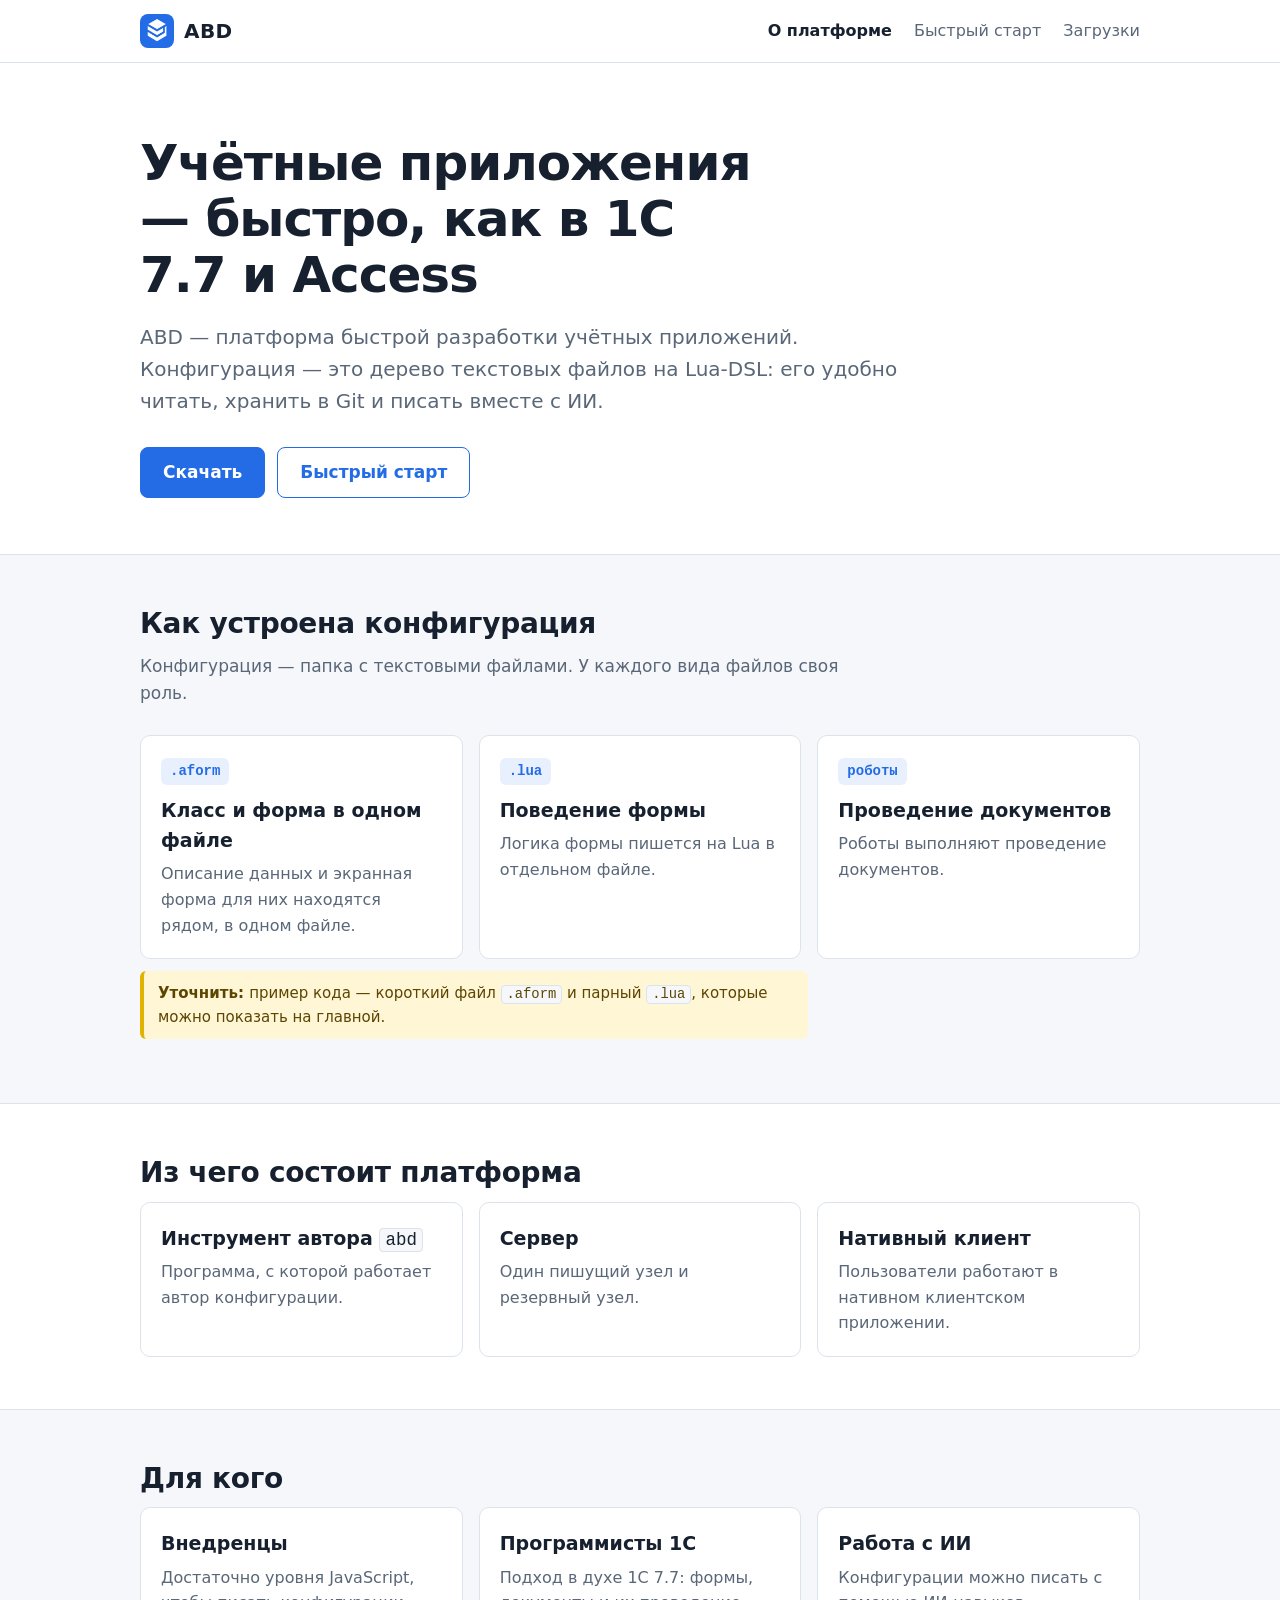
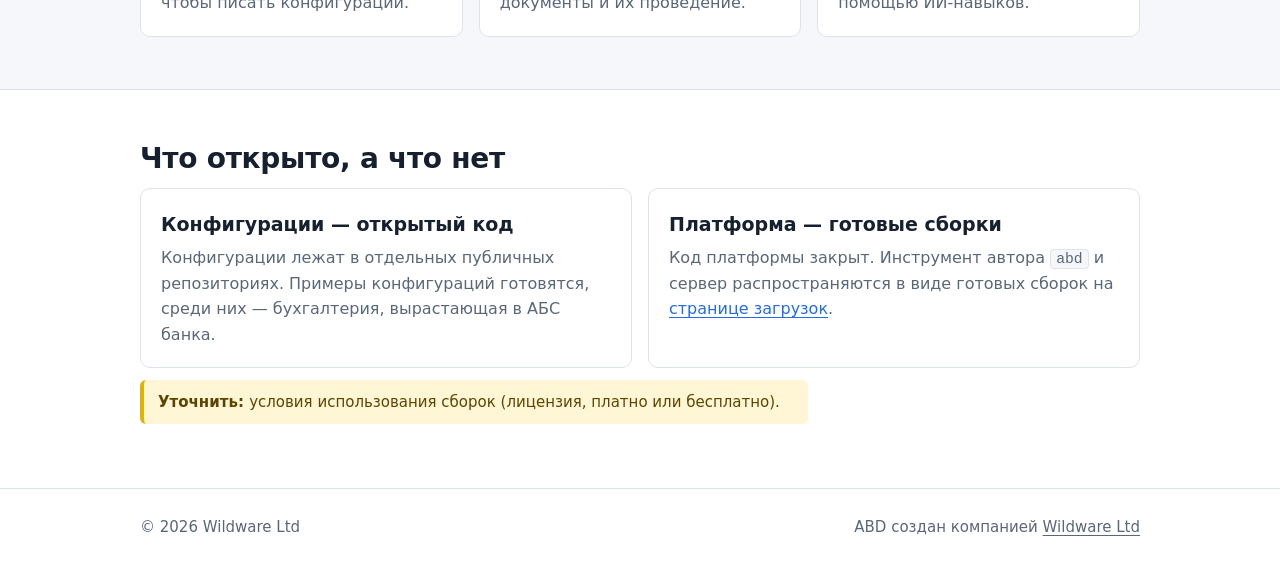
<file: index.html>
<!doctype html>
<html lang="ru">
<head>
  <meta charset="utf-8">
  <title>ABD</title>
  <meta http-equiv="refresh" content="0; url=ru/">
  <link rel="canonical" href="ru/">
</head>
<body>
  <p><a href="ru/">ABD — перейти на сайт</a></p>
</body>
</html>
</file>
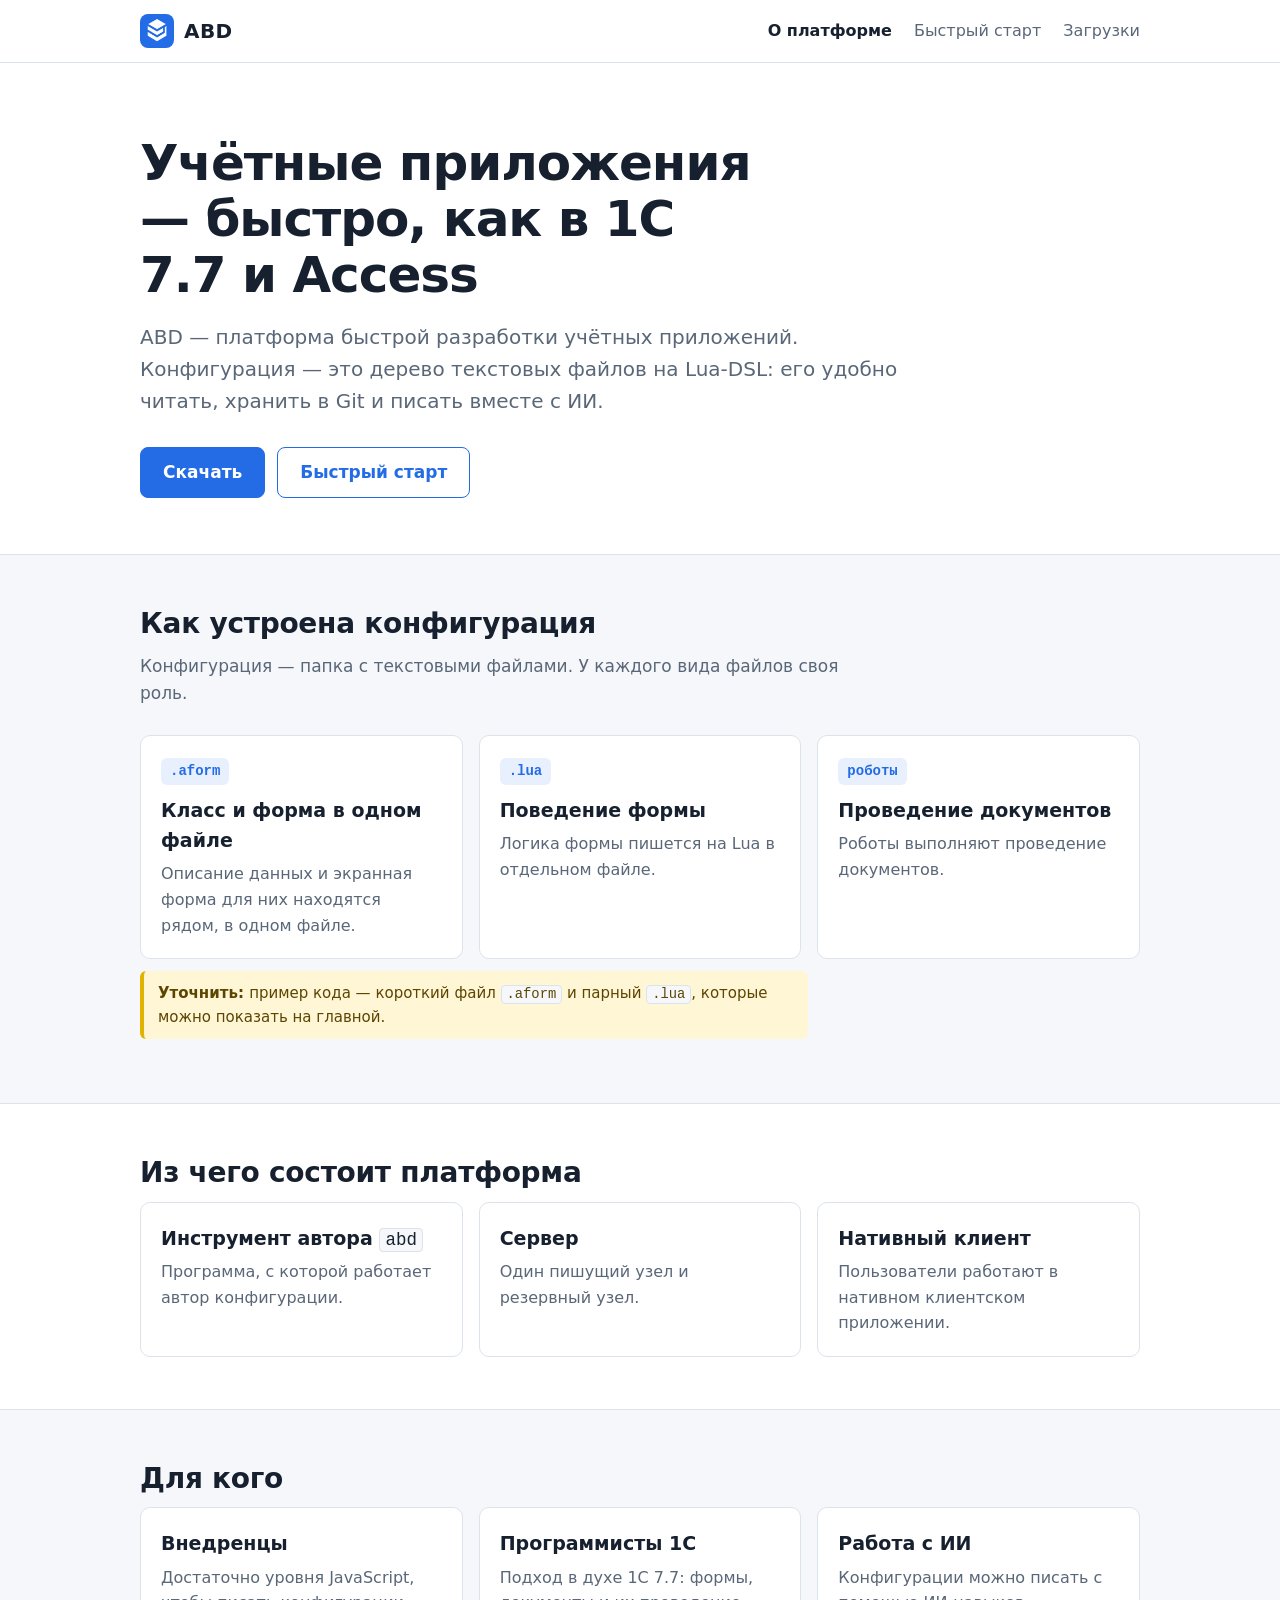
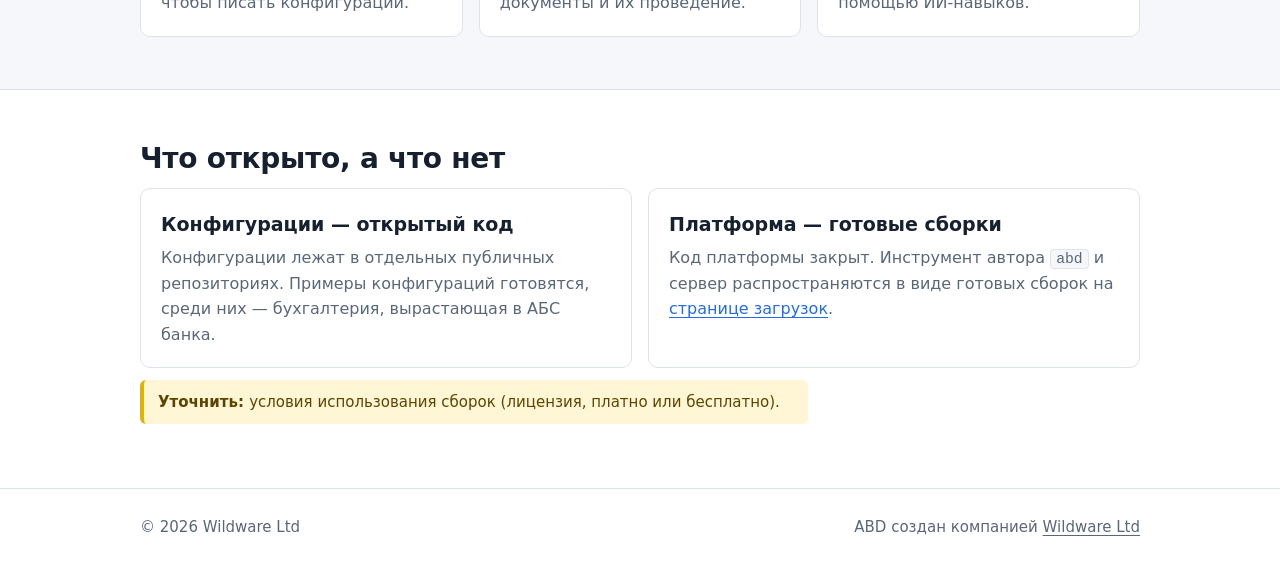
<file: ru/index.html>
<!doctype html>
<html lang="ru">
<head>
  <meta charset="utf-8">
  <meta name="viewport" content="width=device-width, initial-scale=1">
  <title>ABD — платформа быстрой разработки учётных приложений</title>
  <meta name="description" content="ABD — платформа быстрой разработки учётных приложений. Конфигурация — дерево файлов Lua-DSL, нативный клиент, сервер с резервным узлом.">
  <link rel="icon" type="image/png" href="../assets/favicon-32.png">
  <link rel="apple-touch-icon" href="../assets/apple-touch-icon.png">
  <link rel="stylesheet" href="../assets/site.css">
</head>
<body>
<header class="site-header">
  <div class="wrap">
    <a class="brand" href="./"><img src="../assets/logo-128.png" alt="" width="34" height="34">ABD</a>
    <nav class="nav" aria-label="Разделы сайта">
      <a href="./" aria-current="page">О платформе</a>
      <a href="quickstart/">Быстрый старт</a>
      <a href="download/">Загрузки</a>
    </nav>
  </div>
</header>

<main>
  <div class="hero">
    <div class="wrap">
      <h1>Учётные приложения — быстро, как в 1С 7.7 и Access</h1>
      <p class="lead">ABD — платформа быстрой разработки учётных приложений. Конфигурация — это дерево текстовых файлов на Lua-DSL: его удобно читать, хранить в Git и писать вместе с ИИ.</p>
      <div class="actions">
        <a class="button" href="download/">Скачать</a>
        <a class="button secondary" href="quickstart/">Быстрый старт</a>
      </div>
    </div>
  </div>

  <section class="alt">
    <div class="wrap">
      <h2>Как устроена конфигурация</h2>
      <p class="section-lead">Конфигурация — папка с текстовыми файлами. У каждого вида файлов своя роль.</p>
      <div class="grid">
        <div class="card">
          <span class="tag">.aform</span>
          <h3>Класс и форма в одном файле</h3>
          <p>Описание данных и экранная форма для них находятся рядом, в одном файле.</p>
        </div>
        <div class="card">
          <span class="tag">.lua</span>
          <h3>Поведение формы</h3>
          <p>Логика формы пишется на Lua в отдельном файле.</p>
        </div>
        <div class="card">
          <span class="tag">роботы</span>
          <h3>Проведение документов</h3>
          <p>Роботы выполняют проведение документов.</p>
        </div>
      </div>
      <p class="todo">пример кода — короткий файл <code>.aform</code> и парный <code>.lua</code>, которые можно показать на главной.</p>
    </div>
  </section>

  <section>
    <div class="wrap">
      <h2>Из чего состоит платформа</h2>
      <div class="grid">
        <div class="card">
          <h3>Инструмент автора <code>abd</code></h3>
          <p>Программа, с которой работает автор конфигурации.</p>
        </div>
        <div class="card">
          <h3>Сервер</h3>
          <p>Один пишущий узел и резервный узел.</p>
        </div>
        <div class="card">
          <h3>Нативный клиент</h3>
          <p>Пользователи работают в нативном клиентском приложении.</p>
        </div>
      </div>
    </div>
  </section>

  <section class="alt">
    <div class="wrap">
      <h2>Для кого</h2>
      <div class="grid">
        <div class="card">
          <h3>Внедренцы</h3>
          <p>Достаточно уровня JavaScript, чтобы писать конфигурации.</p>
        </div>
        <div class="card">
          <h3>Программисты 1С</h3>
          <p>Подход в духе 1С 7.7: формы, документы и их проведение.</p>
        </div>
        <div class="card">
          <h3>Работа с ИИ</h3>
          <p>Конфигурации можно писать с помощью ИИ-навыков.</p>
        </div>
      </div>
    </div>
  </section>

  <section>
    <div class="wrap">
      <h2>Что открыто, а что нет</h2>
      <div class="grid">
        <div class="card">
          <h3>Конфигурации — открытый код</h3>
          <p>Конфигурации лежат в отдельных публичных репозиториях. Примеры конфигураций готовятся, среди них — бухгалтерия, вырастающая в АБС банка.</p>
        </div>
        <div class="card">
          <h3>Платформа — готовые сборки</h3>
          <p>Код платформы закрыт. Инструмент автора <code>abd</code> и сервер распространяются в виде готовых сборок на <a href="download/">странице загрузок</a>.</p>
        </div>
      </div>
      <p class="todo">условия использования сборок (лицензия, платно или бесплатно).</p>
    </div>
  </section>
</main>

<footer class="site-footer">
  <div class="wrap">
    <span>© 2026 Wildware Ltd</span>
    <span>ABD создан компанией <a href="https://wildware.org">Wildware Ltd</a></span>
  </div>
</footer>
</body>
</html>
</file>
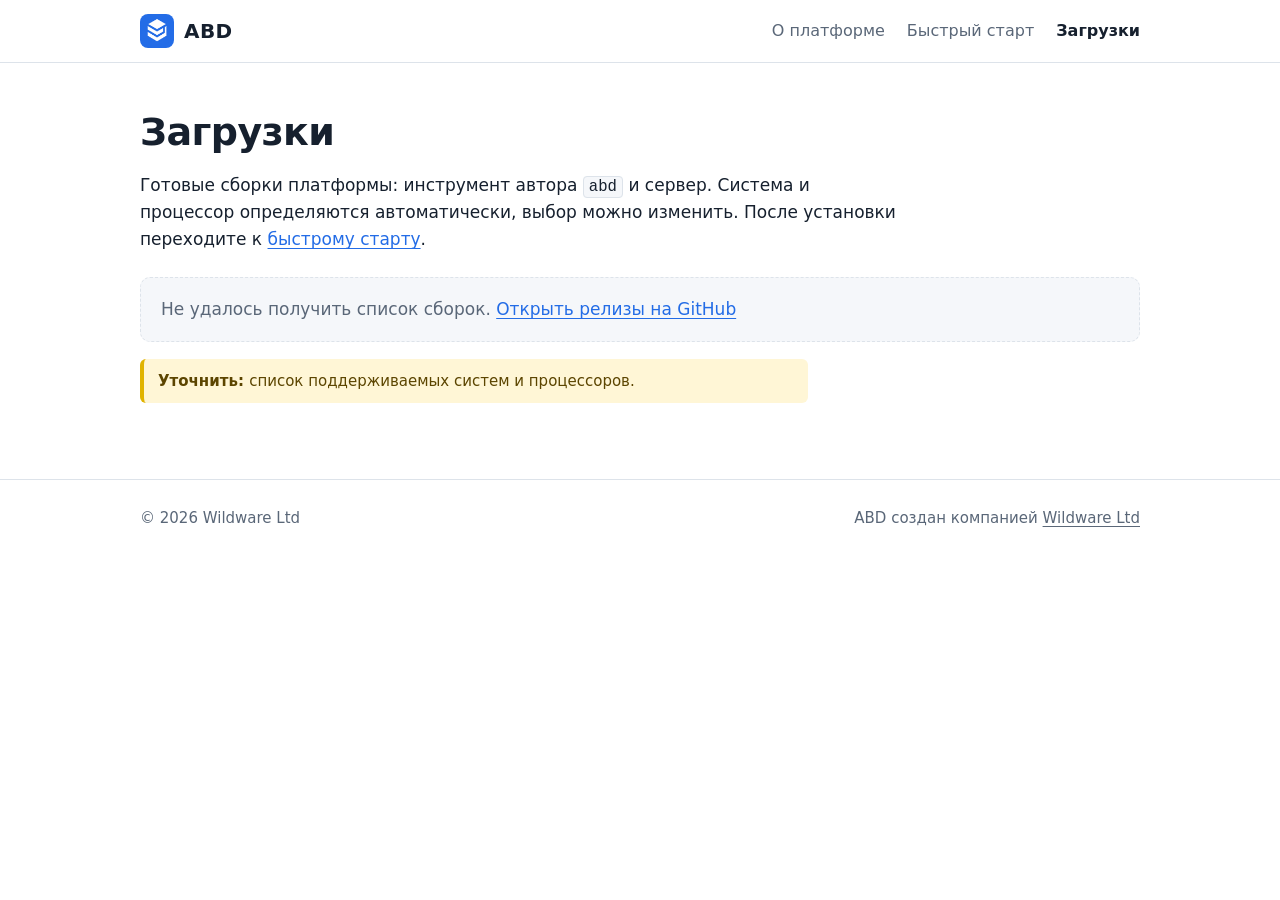
<file: ru/download/index.html>
<!doctype html>
<html lang="ru">
<head>
  <meta charset="utf-8">
  <meta name="viewport" content="width=device-width, initial-scale=1">
  <title>Загрузки — ABD</title>
  <meta name="description" content="Готовые сборки ABD: инструмент автора abd и сервер.">
  <link rel="icon" type="image/png" href="../../assets/favicon-32.png">
  <link rel="apple-touch-icon" href="../../assets/apple-touch-icon.png">
  <link rel="stylesheet" href="../../assets/site.css">
</head>
<body>
<header class="site-header">
  <div class="wrap">
    <a class="brand" href="../"><img src="../../assets/logo-128.png" alt="" width="34" height="34">ABD</a>
    <nav class="nav" aria-label="Разделы сайта">
      <a href="../">О платформе</a>
      <a href="../quickstart/">Быстрый старт</a>
      <a href="./" aria-current="page">Загрузки</a>
    </nav>
  </div>
</header>

<main class="page">
  <div class="wrap">
    <h1>Загрузки</h1>
    <p>Готовые сборки платформы: инструмент автора <code>abd</code> и сервер. Система и процессор определяются автоматически, выбор можно изменить. После установки переходите к <a href="../quickstart/">быстрому старту</a>.</p>

    <!-- Список файлов подставляет ../../assets/downloads.js из последнего релиза на GitHub. -->
    <div id="downloads" class="release">
      <p class="notice">Сборки пока не опубликованы.</p>
    </div>
    <noscript><p class="notice">Чтобы увидеть список файлов, включите JavaScript.</p></noscript>

    <p class="todo">список поддерживаемых систем и процессоров.</p>
  </div>
</main>

<footer class="site-footer">
  <div class="wrap">
    <span>© 2026 Wildware Ltd</span>
    <span>ABD создан компанией <a href="https://wildware.org">Wildware Ltd</a></span>
  </div>
</footer>
<script src="../../assets/downloads.js"></script>
</body>
</html>
</file>
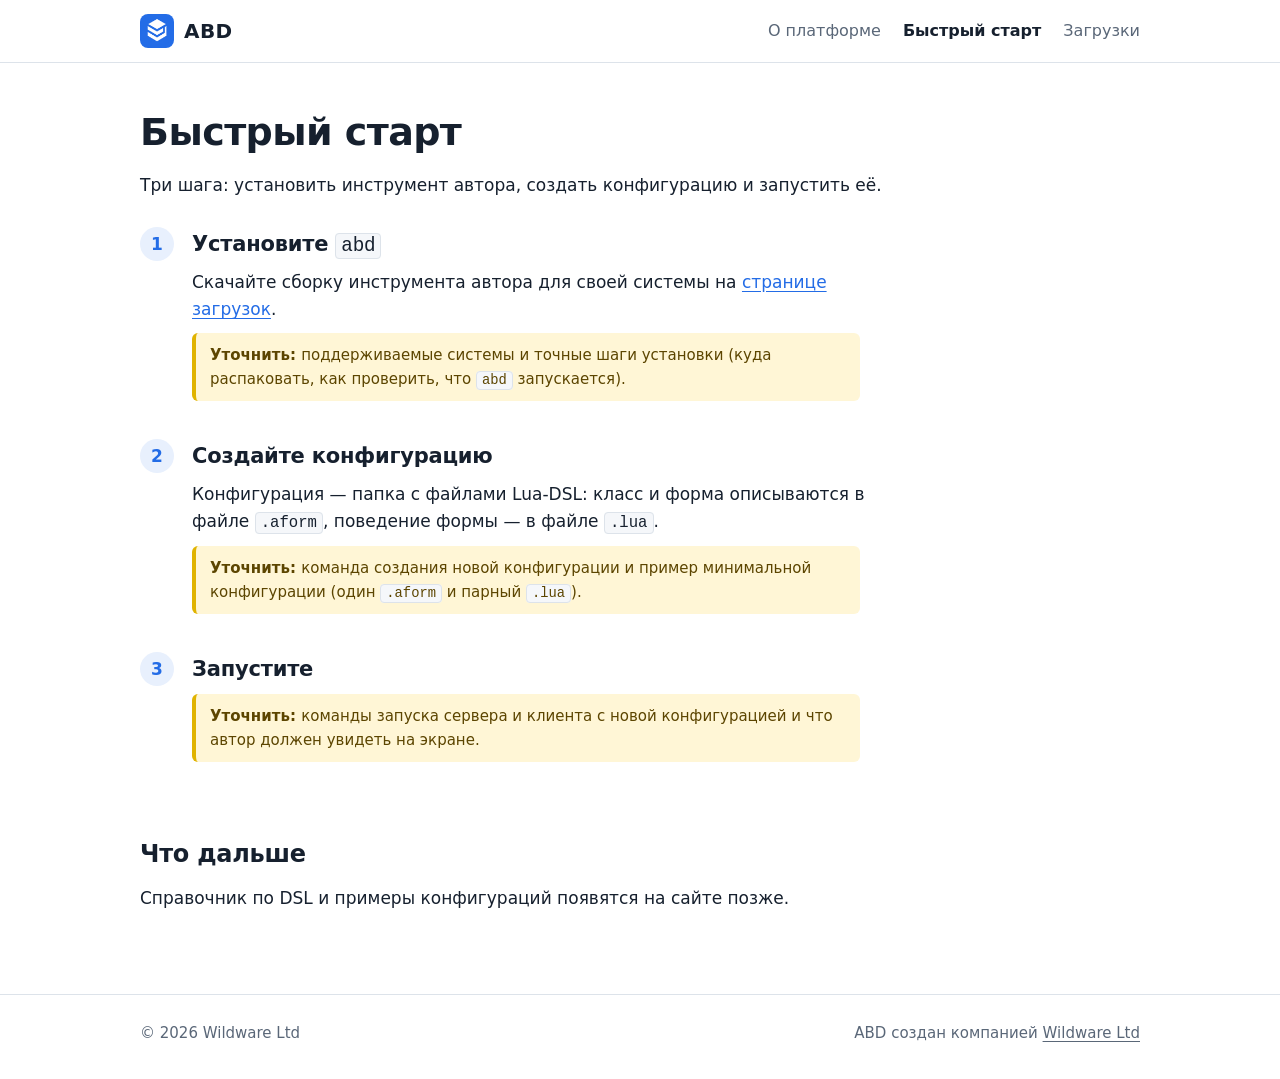
<file: ru/quickstart/index.html>
<!doctype html>
<html lang="ru">
<head>
  <meta charset="utf-8">
  <meta name="viewport" content="width=device-width, initial-scale=1">
  <title>Быстрый старт — ABD</title>
  <meta name="description" content="Как установить инструмент автора abd, создать первую конфигурацию и запустить её.">
  <link rel="icon" type="image/png" href="../../assets/favicon-32.png">
  <link rel="apple-touch-icon" href="../../assets/apple-touch-icon.png">
  <link rel="stylesheet" href="../../assets/site.css">
</head>
<body>
<header class="site-header">
  <div class="wrap">
    <a class="brand" href="../"><img src="../../assets/logo-128.png" alt="" width="34" height="34">ABD</a>
    <nav class="nav" aria-label="Разделы сайта">
      <a href="../">О платформе</a>
      <a href="./" aria-current="page">Быстрый старт</a>
      <a href="../download/">Загрузки</a>
    </nav>
  </div>
</header>

<main class="page">
  <div class="wrap prose">
    <h1>Быстрый старт</h1>
    <p>Три шага: установить инструмент автора, создать конфигурацию и запустить её.</p>

    <ol class="steps">
      <li>
        <h2>Установите <code>abd</code></h2>
        <p>Скачайте сборку инструмента автора для своей системы на <a href="../download/">странице загрузок</a>.</p>
        <p class="todo">поддерживаемые системы и точные шаги установки (куда распаковать, как проверить, что <code>abd</code> запускается).</p>
      </li>
      <li>
        <h2>Создайте конфигурацию</h2>
        <p>Конфигурация — папка с файлами Lua-DSL: класс и форма описываются в файле <code>.aform</code>, поведение формы — в файле <code>.lua</code>.</p>
        <p class="todo">команда создания новой конфигурации и пример минимальной конфигурации (один <code>.aform</code> и парный <code>.lua</code>).</p>
      </li>
      <li>
        <h2>Запустите</h2>
        <p class="todo">команды запуска сервера и клиента с новой конфигурацией и что автор должен увидеть на экране.</p>
      </li>
    </ol>

    <h2>Что дальше</h2>
    <p>Справочник по DSL и примеры конфигураций появятся на сайте позже.</p>
  </div>
</main>

<footer class="site-footer">
  <div class="wrap">
    <span>© 2026 Wildware Ltd</span>
    <span>ABD создан компанией <a href="https://wildware.org">Wildware Ltd</a></span>
  </div>
</footer>
</body>
</html>
</file>
<file: assets/site.css>
/* Оформление abd.pro. Цвета и шрифты меняются здесь, в блоке :root. */
:root {
  --accent: #236ce6;        /* синий из логотипа ABD */
  --accent-strong: #1a56c4;
  --accent-soft: #e8f0fd;
  --bg: #ffffff;
  --bg-alt: #f5f7fa;
  --text: #16202e;
  --muted: #5a6778;
  --line: #dde3ea;
  --code-bg: #0f1724;
  --code-text: #dbe4f0;
  --todo-bg: #fff6d6;
  --todo-line: #e0b300;
  --todo-text: #5c4500;
  --sans: system-ui, -apple-system, "Segoe UI", Roboto, "Helvetica Neue", Arial, sans-serif;
  --mono: ui-monospace, "SF Mono", "Cascadia Mono", Consolas, "Liberation Mono", monospace;
  --width: 1040px;
}

@media (prefers-color-scheme: dark) {
  :root {
    --accent: #5b93f2;
    --accent-strong: #7aa8f5;
    --accent-soft: #16233a;
    --bg: #0d131c;
    --bg-alt: #131b27;
    --text: #e6ebf2;
    --muted: #97a3b4;
    --line: #253041;
    --code-bg: #070b12;
    --todo-bg: #2e2708;
    --todo-line: #a78600;
    --todo-text: #f1dc8a;
  }
}

* { box-sizing: border-box; }

html { -webkit-text-size-adjust: 100%; }

body {
  margin: 0;
  background: var(--bg);
  color: var(--text);
  font: 17px/1.6 var(--sans);
}

a { color: var(--accent); text-underline-offset: 3px; }
a:hover { color: var(--accent-strong); }

.wrap {
  max-width: var(--width);
  margin: 0 auto;
  padding: 0 20px;
}

/* Шапка */
.site-header { border-bottom: 1px solid var(--line); }
.site-header .wrap {
  display: flex;
  align-items: center;
  justify-content: space-between;
  gap: 16px;
  flex-wrap: wrap;
  padding-top: 14px;
  padding-bottom: 14px;
}
.brand {
  display: flex;
  align-items: center;
  gap: 10px;
  color: var(--text);
  text-decoration: none;
  font-weight: 700;
  font-size: 20px;
  letter-spacing: 0.02em;
}
.brand img { width: 34px; height: 34px; border-radius: 8px; display: block; }
.nav { display: flex; gap: 22px; flex-wrap: wrap; }
.nav a { color: var(--muted); text-decoration: none; font-size: 16px; }
.nav a:hover, .nav a[aria-current="page"] { color: var(--text); }
.nav a[aria-current="page"] { font-weight: 600; }

/* Первый экран */
.hero { padding: 72px 0 56px; }
.hero h1 {
  margin: 0 0 18px;
  font-size: clamp(32px, 5vw, 50px);
  line-height: 1.12;
  letter-spacing: -0.02em;
  max-width: 18ch;
}
.hero p.lead {
  margin: 0 0 30px;
  font-size: 20px;
  color: var(--muted);
  max-width: 60ch;
}
.actions { display: flex; gap: 12px; flex-wrap: wrap; }
.button {
  display: inline-block;
  padding: 11px 22px;
  border-radius: 8px;
  border: 1px solid var(--accent);
  background: var(--accent);
  color: #fff;
  font-weight: 600;
  text-decoration: none;
}
.button:hover { background: var(--accent-strong); border-color: var(--accent-strong); color: #fff; }
.button.secondary { background: transparent; color: var(--accent); }
.button.secondary:hover { background: var(--accent-soft); color: var(--accent); }
@media (prefers-color-scheme: dark) {
  .button, .button:hover { color: #0d131c; }
  .button.secondary, .button.secondary:hover { color: var(--accent); }
}

/* Разделы */
section { padding: 52px 0; }
section.alt { background: var(--bg-alt); border-block: 1px solid var(--line); }
h2 { margin: 0 0 12px; font-size: 28px; line-height: 1.2; letter-spacing: -0.01em; }
h3 { margin: 0 0 6px; font-size: 19px; }
.section-lead { margin: 0 0 28px; color: var(--muted); max-width: 68ch; }

.grid {
  display: grid;
  grid-template-columns: repeat(auto-fit, minmax(250px, 1fr));
  gap: 16px;
}
.card {
  background: var(--bg);
  border: 1px solid var(--line);
  border-radius: 10px;
  padding: 20px;
}
.card p { margin: 0; color: var(--muted); font-size: 16px; }
.card .tag {
  display: inline-block;
  margin-bottom: 10px;
  padding: 2px 9px;
  border-radius: 6px;
  background: var(--accent-soft);
  color: var(--accent);
  font: 600 14px/1.6 var(--mono);
}

/* Страницы с текстом */
.page { padding: 48px 0 64px; }
.page h1 { margin: 0 0 14px; font-size: clamp(28px, 4vw, 38px); line-height: 1.15; letter-spacing: -0.015em; }
.page > .wrap > p, .prose p, .prose li { max-width: 70ch; }
.page h2 { margin-top: 40px; font-size: 24px; }
.steps { counter-reset: step; list-style: none; padding: 0; margin: 28px 0 0; }
.steps > li {
  counter-increment: step;
  position: relative;
  padding: 0 0 28px 52px;
}
.steps > li::before {
  content: counter(step);
  position: absolute;
  left: 0;
  top: 0;
  width: 34px;
  height: 34px;
  border-radius: 50%;
  background: var(--accent-soft);
  color: var(--accent);
  font-weight: 700;
  text-align: center;
  line-height: 34px;
}
.steps h2 { margin: 0 0 8px; font-size: 21px; line-height: 34px; }
.steps p { margin: 0 0 10px; }

code { font: 0.92em var(--mono); background: var(--bg-alt); border: 1px solid var(--line); border-radius: 4px; padding: 1px 5px; }
pre {
  margin: 12px 0;
  padding: 16px 18px;
  background: var(--code-bg);
  color: var(--code-text);
  border-radius: 10px;
  overflow-x: auto;
  font: 15px/1.55 var(--mono);
}
pre code { background: none; border: 0; padding: 0; font-size: inherit; color: inherit; }

/* Пометка «уточнить»: место, где текста пока нет. Перед запуском таких пометок остаться не должно. */
.todo {
  margin: 12px 0;
  padding: 10px 14px;
  background: var(--todo-bg);
  border-left: 4px solid var(--todo-line);
  border-radius: 6px;
  color: var(--todo-text);
  font-size: 15px;
  max-width: 70ch;
}
.todo::before { content: "Уточнить: "; font-weight: 700; }

/* Загрузки */
.release { margin-top: 24px; }
.release-head { display: flex; align-items: baseline; gap: 14px; flex-wrap: wrap; margin-bottom: 12px; }
.release-head h2 { margin: 0; }
.release-head span { color: var(--muted); font-size: 15px; }
table.files { width: 100%; border-collapse: collapse; font-size: 16px; }
table.files th, table.files td { text-align: left; padding: 10px 12px; border-bottom: 1px solid var(--line); }
table.files th { color: var(--muted); font-weight: 600; font-size: 14px; }
table.files td.size { color: var(--muted); white-space: nowrap; }
table.files a { font-family: var(--mono); font-size: 15px; word-break: break-all; }
.notice {
  padding: 18px 20px;
  border: 1px dashed var(--line);
  border-radius: 10px;
  background: var(--bg-alt);
  color: var(--muted);
}

/* Подвал */
.site-footer { border-top: 1px solid var(--line); padding: 26px 0 34px; color: var(--muted); font-size: 15px; }
.site-footer .wrap { display: flex; justify-content: space-between; gap: 12px; flex-wrap: wrap; }
.site-footer a { color: var(--muted); }

/* Выбор системы и процессора на странице загрузок */
.picker { display: flex; gap: 14px 32px; flex-wrap: wrap; margin: 18px 0 20px; }
.picker-group { display: flex; align-items: center; gap: 10px; flex-wrap: wrap; }
.picker-label { color: var(--muted); font-size: 15px; }
.segmented { display: inline-flex; border: 1px solid var(--line); border-radius: 8px; overflow: hidden; }
.segmented button {
  padding: 8px 16px;
  border: 0;
  border-right: 1px solid var(--line);
  background: var(--bg);
  color: var(--text);
  font: inherit;
  font-size: 16px;
  cursor: pointer;
}
.segmented button:last-child { border-right: 0; }
.segmented button:hover { background: var(--bg-alt); }
.segmented button[aria-pressed="true"] { background: var(--accent-soft); color: var(--accent); font-weight: 600; }
.dl-card { display: flex; flex-direction: column; align-items: flex-start; gap: 12px; }
.dl-card h3 { margin: 0; }
.dl-card .dl-file { font: 14px var(--mono); word-break: break-all; }
.all-files { margin: 26px 0 14px; }
.all-files summary { cursor: pointer; color: var(--accent); margin-bottom: 8px; }
</file>
